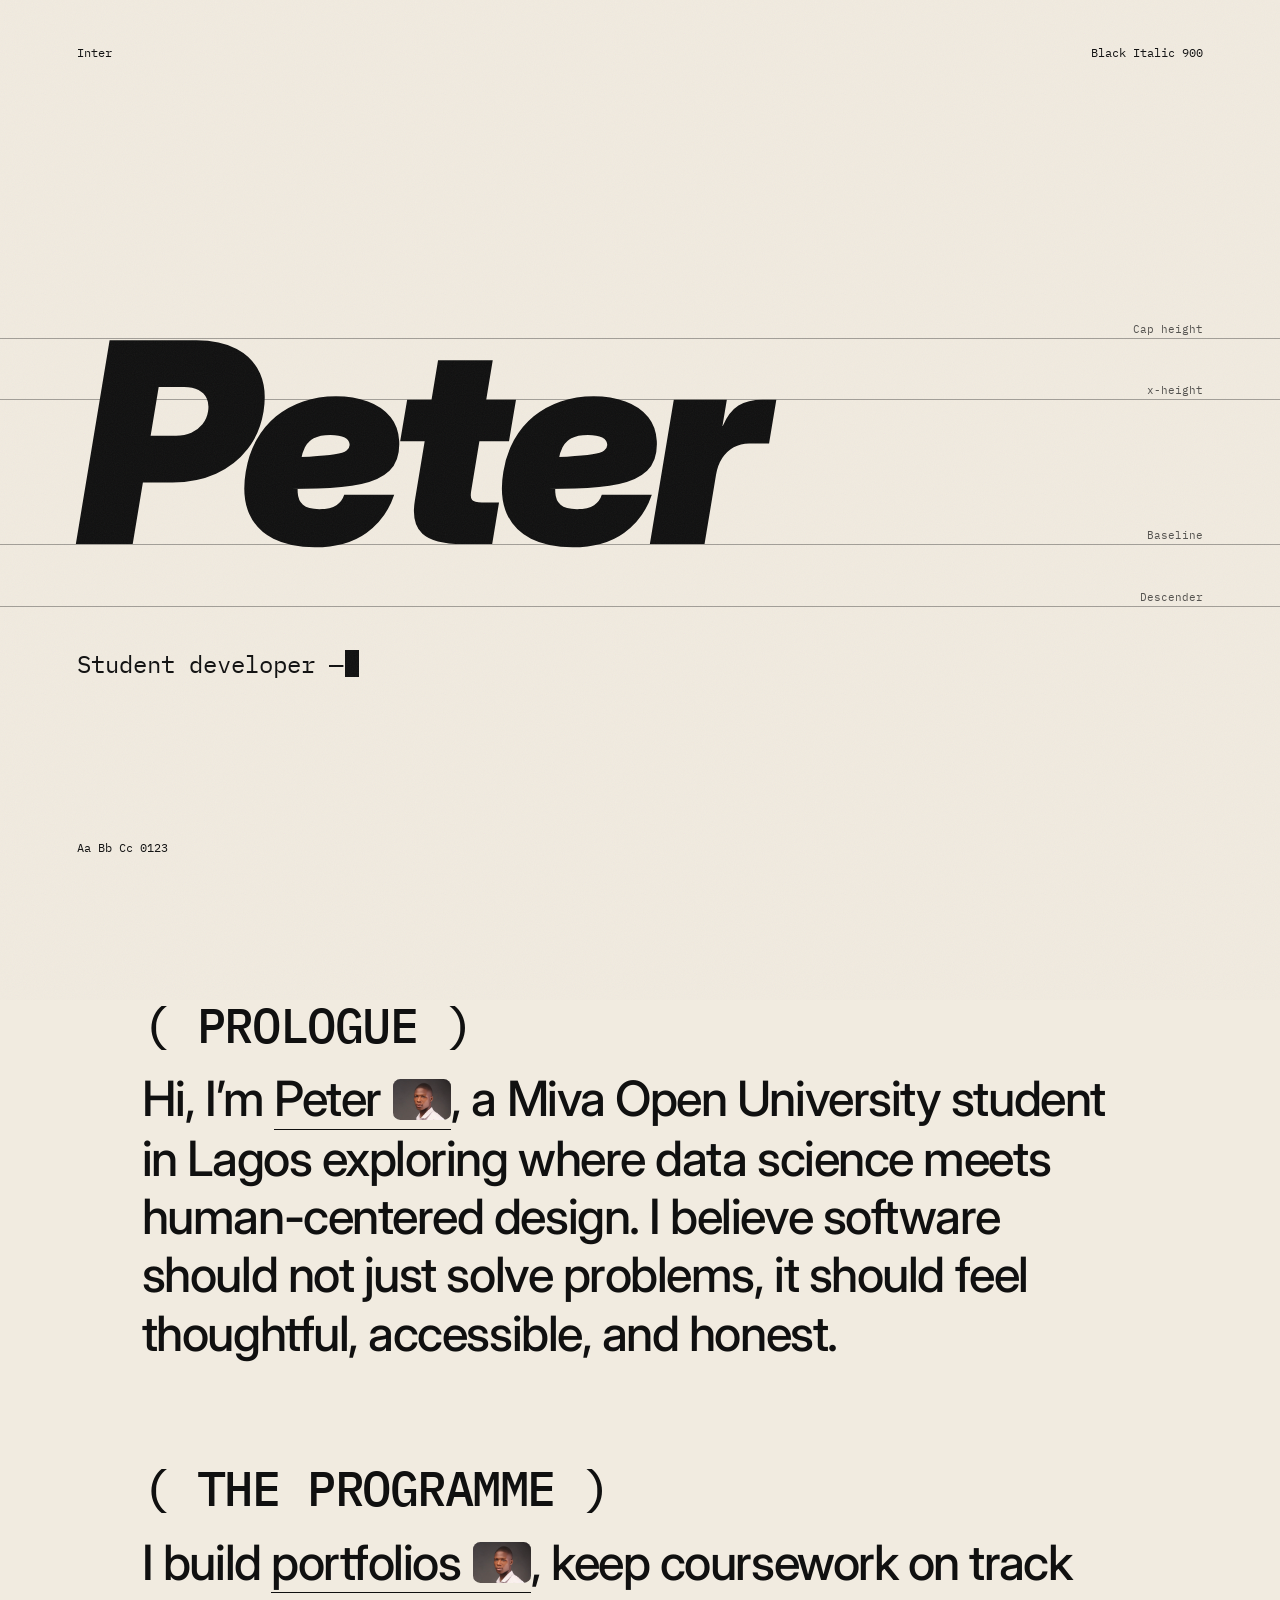
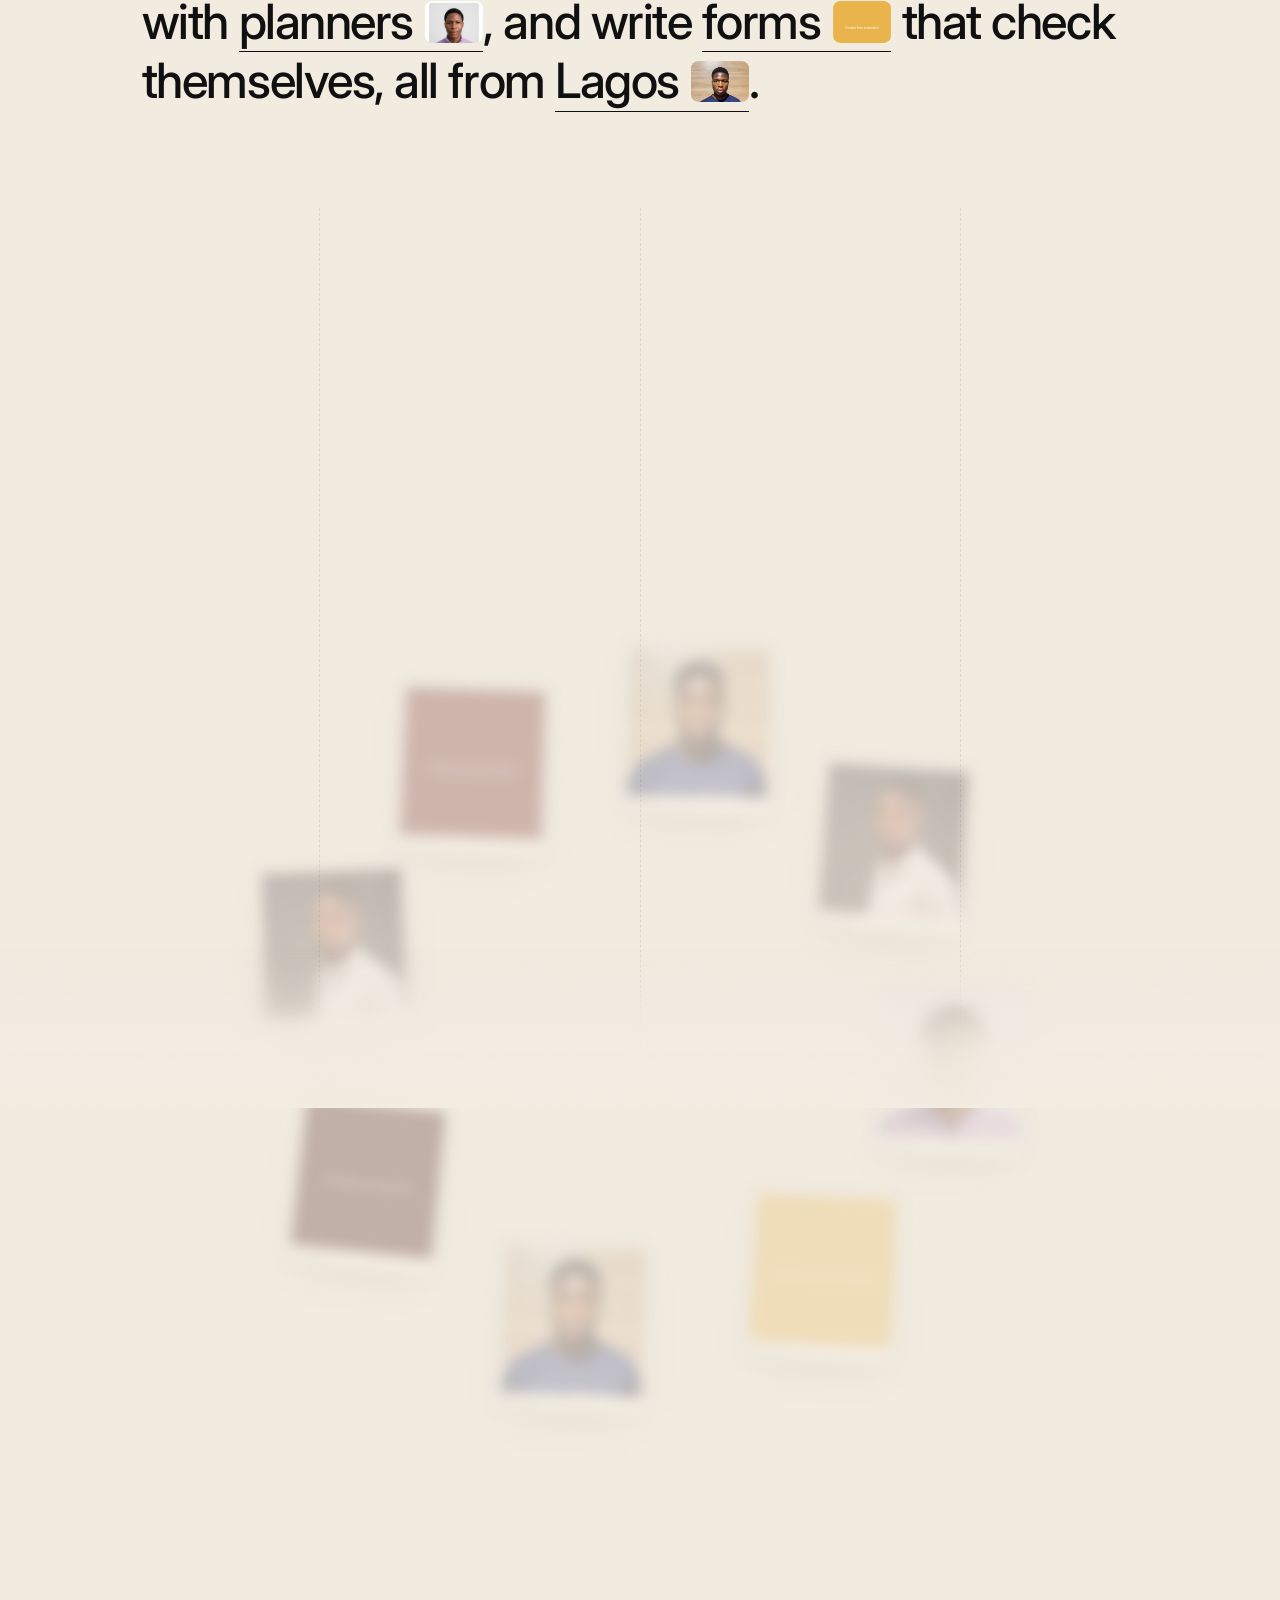
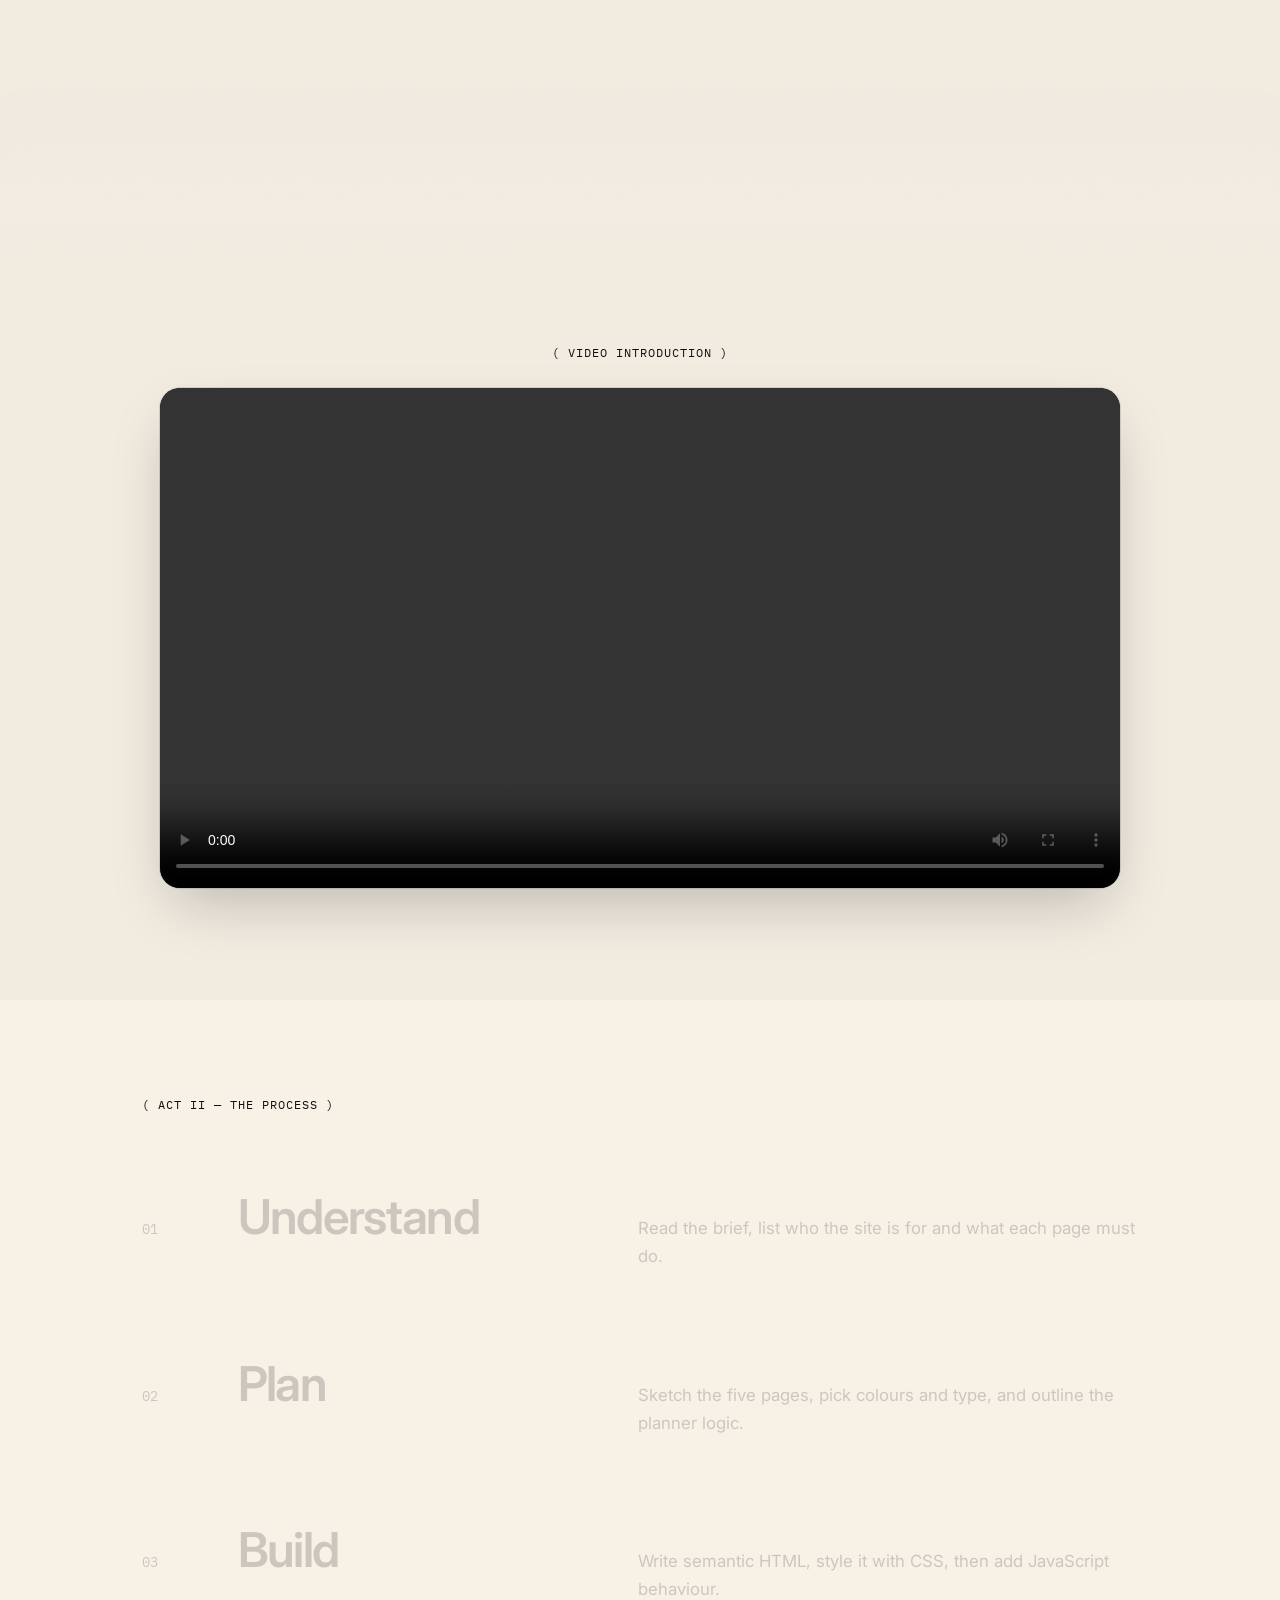
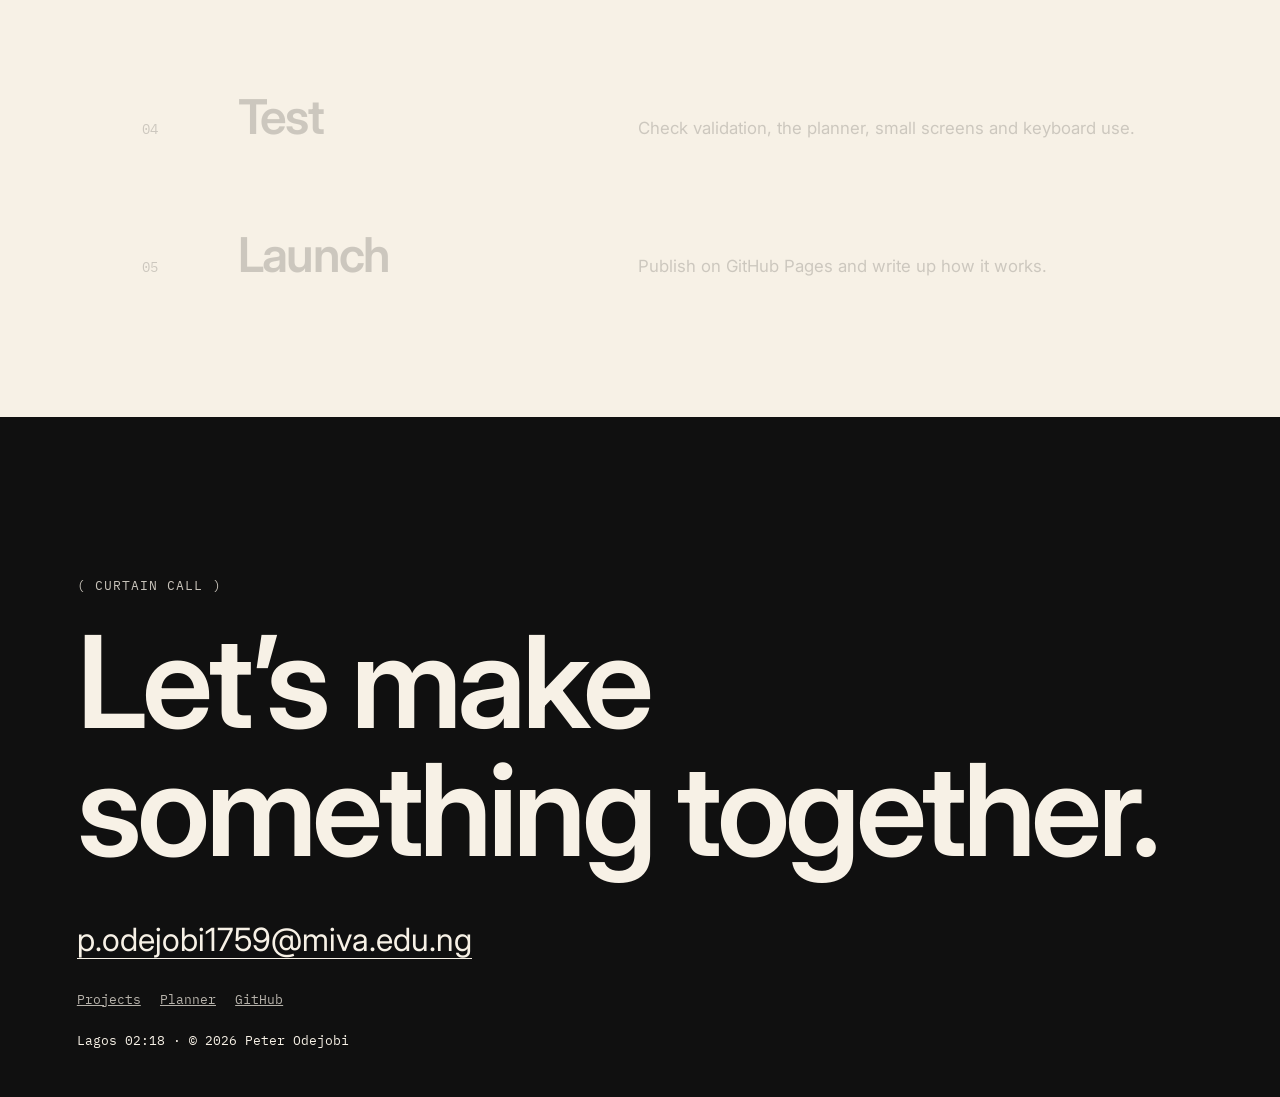
<file: index.html>
<!DOCTYPE html>
<html lang="en">

<head>
    <meta charset="UTF-8">
    <meta name="viewport" content="width=device-width,initial-scale=1">
    <title>Home | Peter Odejobi</title>
    <script>document.documentElement.classList.add('js'); try { if (sessionStorage.seen) document.documentElement.classList.add('seen') } catch (e) { }</script>
    <link rel="preconnect" href="https://fonts.googleapis.com">
    <link rel="preconnect" href="https://fonts.gstatic.com" crossorigin>
    <link
        href="https://fonts.googleapis.com/css2?family=Inter:ital,wght@0,300..900;1,300..900&family=IBM+Plex+Mono&display=swap"
        rel="stylesheet">
    <link rel="stylesheet" href="style.css">
</head>

<body>
    <div class="grain" aria-hidden="true"></div>
    <div class="cursor" aria-hidden="true"><i class="dot"></i><i class="ring"><u><b></b></u></i></div>
    <div class="peek" aria-hidden="true">
        <div class="pc"><img alt=""><span></span></div>
    </div>
    <header class="pill"><a class="pi" href="mailto:p.odejobi1759@miva.edu.ng" aria-label="Email Peter"><svg viewBox="0 0 24 24"
                fill="none" stroke="currentColor" stroke-width="1.6">
                <rect x="3" y="5" width="18" height="14" rx="2" />
                <path d="m3 7 9 6 9-6" />
            </svg></a><a class="pl" href="index.html" aria-label="Home">O</a>
        <button class="burger" aria-expanded="false" aria-controls="menu" aria-label="Open menu"><i></i><i></i></button>
    </header>
    <div id="menu" class="menu" aria-hidden="true">
        <ul>
            <li><a href="about.html"><em>01</em><span style="--i:0">About</span></a></li>
            <li><a href="projects.html"><em>02</em><span style="--i:1">Projects</span></a></li>
            <li><a href="planner.html"><em>03</em><span style="--i:2">Planner</span></a></li>
            <li><a href="contact.html"><em>04</em><span style="--i:3">Contact</span></a></li>
        </ul>
        <div class="mfoot"><a href="mailto:p.odejobi1759@miva.edu.ng">p.odejobi1759@miva.edu.ng</a><span>Student developer, Lagos</span>
        </div>
    </div>
    <main>
        <div id="loader" aria-hidden="true">
            <div class="half top">
                <div class="spec">
                    <div class="meta tl">Inter</div>
                    <div class="meta tr wl">Light 300</div>
                    <div class="meta bl">Aa Bb Cc 0123</div>
                    <div class="gl" data-k="cap"><i></i><b>Cap height</b></div>
                    <div class="gl" data-k="x"><i></i><b>x-height</b></div>
                    <div class="gl" data-k="base"><i></i><b>Baseline</b></div>
                    <div class="gl" data-k="desc"><i></i><b>Descender</b></div>
                    <div class="word">Peter</div>
                    <div class="tag"><span class="typed"></span><i class="caret"></i></div>
                </div>
            </div>
            <div class="half bot">
                <div class="spec">
                    <div class="meta tl">Inter</div>
                    <div class="meta tr wl">Light 300</div>
                    <div class="meta bl">Aa Bb Cc 0123</div>
                    <div class="gl" data-k="cap"><i></i><b>Cap height</b></div>
                    <div class="gl" data-k="x"><i></i><b>x-height</b></div>
                    <div class="gl" data-k="base"><i></i><b>Baseline</b></div>
                    <div class="gl" data-k="desc"><i></i><b>Descender</b></div>
                    <div class="word">Peter</div>
                    <div class="tag"><span class="typed"></span><i class="caret"></i></div>
                </div>
            </div>
        </div>
        <section class="hero gate" id="top">
            <div class="sway">
                <div class="curtain"></div>
            </div>
            <div class="hcopy">
                <h1 class="mg"><span class="mask"><span>Peter</span></span><span
                        class="mask"><span>Odejobi</span></span></h1>
                <p class="sub mg"><span class="mask"><span>Student developer learning to build for the
                            web.</span></span></p>
                <div class="bill"><span class="fade" style="--i:0">( Now showing )</span><span class="fade"
                        style="--i:1">Act I &mdash; The work</span><span class="fade" style="--i:2">Act II &mdash; The
                        process</span><span class="fade" style="--i:3">Lagos <time class="clk"></time></span><a
                        class="fade" style="--i:4" href="#work" data-cursor="hover">Take your seat</a><a class="fade"
                        style="--i:5" href="contact.html">Reach out</a></div>
            </div>
        </section>
        <section id="about">
            <div class="wrap big reveal">
                <p class="lab">( Prologue )</p>
                <p style="margin-top:1rem">Hi, I&rsquo;m <a class="w" href="about.html" data-peek="images/profile.jpg"
                        data-cap="— About me" data-ratio="p" data-cursor="view">Peter<img class="avatar-thumb" src="images/profile.jpg"
                            alt="Peter"></a>, a Miva Open University student in Lagos exploring where data science meets human-centered design. I believe software should not just solve problems, it should feel thoughtful, accessible, and honest.</p>
            </div>
        </section>
        <section style="padding-top:0">
            <div class="wrap big reveal">
                <p class="lab">( The programme )</p>
                <p style="margin-top:1rem">I build <a class="w" href="projects.html" data-peek="images/profile.jpg"
                        data-cap="— View projects" data-ratio="p" data-cursor="view">portfolios<img class="avatar-thumb dc-thumb"
                            data-thumb="product" src="images/profile.jpg" alt="Portfolios"></a>, keep coursework on track with <a class="w d"
                        href="planner.html" data-peek="images/p2.png" data-cap="— Try the planner" data-ratio=""
                        data-cursor="view">planners<img class="dc-thumb" data-thumb="system" src="images/p2.png" alt="Planners"></a>, and write <a class="w"
                        href="contact.html" data-peek="images/p3.svg" data-cap="— Open the form" data-ratio=""
                        data-cursor="view">forms<img class="dc-thumb" data-thumb="brand" src="images/p3.svg" alt="Forms"></a> that check themselves, all from <a
                        class="w d" href="about.html" data-peek="images/miva.jpeg" data-cap="— About me" data-ratio="p"
                        data-cursor="view">Lagos<img class="dc-thumb" data-thumb="proto" src="images/miva.jpeg" alt="Lagos"></a>.</p>
            </div>
        </section>
        <section class="rw-root" id="work">
            <div class="rw-stage">
                <div class="rw-guides" aria-hidden="true"><span></span><span></span><span></span></div>
                <div class="rw-cards" aria-hidden="true">
                    <span class="rw-card has-link" data-card data-cursor="view" role="link" data-href="projects.html"
                          data-no="No. 01" data-thumb="product"
                          style="background:center 15%/cover no-repeat url(images/profile.jpg),linear-gradient(140deg,#e8e2d6,#2b2a28);z-index:8">
                        <span class="rw-card-label">Student Portfolio<em> — View</em></span>
                    </span>
                    <span class="rw-card has-link" data-card data-cursor="view" role="link" data-href="planner.html"
                          data-no="No. 02"
                          style="background:center/cover no-repeat url(images/p2.png),linear-gradient(140deg,#8a3a3c,#5c1a1f);z-index:7">
                        <span class="rw-card-label">Academic Planner<em> — Try it</em></span>
                    </span>
                    <span class="rw-card has-link" data-card data-cursor="view" role="link" data-href="contact.html"
                          data-no="No. 03" data-thumb="system"
                          style="background:center/cover no-repeat url(images/p3.svg),linear-gradient(140deg,#9cc3e6,#c76a12);z-index:6">
                        <span class="rw-card-label">Contact Form<em> — Open</em></span>
                    </span>
                    <span class="rw-card has-link" data-card data-cursor="view" role="link" data-href="about.html"
                          data-no="No. 04"
                          style="background:center/cover no-repeat url(images/miva.jpeg),linear-gradient(140deg,#d39a85,#4a1e22);z-index:5">
                        <span class="rw-card-label">Miva University<em> — About</em></span>
                    </span>
                    <span class="rw-card has-link" data-card data-cursor="view" role="link" data-href="projects.html"
                          data-no="No. 05" data-thumb="brand"
                          style="background:center/cover no-repeat url(images/p1.svg),linear-gradient(140deg,#9fc3dc,#1f2a6b);z-index:4">
                        <span class="rw-card-label">Project Showcase<em> — View</em></span>
                    </span>
                    <span class="rw-card has-link" data-card data-cursor="view" role="link" data-href="about.html"
                          data-no="No. 06"
                          style="background:center 15%/cover no-repeat url(images/profile.jpg),linear-gradient(140deg,#c9a57a,#141414);z-index:3">
                        <span class="rw-card-label">About Peter<em> — Read</em></span>
                    </span>
                    <span class="rw-card has-link" data-card data-cursor="view" role="link" data-href="planner.html"
                          data-no="No. 07" data-thumb="proto"
                          style="background:center/cover no-repeat url(images/p2.svg),linear-gradient(140deg,#f1c9b8,#c97a63);z-index:2">
                        <span class="rw-card-label">Planner Details<em> — Try it</em></span>
                    </span>
                    <span class="rw-card has-link" data-card data-cursor="view" role="link" data-href="contact.html"
                          data-no="No. 08"
                          style="background:center/cover no-repeat url(images/miva.jpeg),linear-gradient(140deg,#e9ddd2,#5a1e33);z-index:1">
                        <span class="rw-card-label">Get In Touch<em> — Reach out</em></span>
                    </span>
                </div>
                <div class="rw-copy" data-copy>
                    <p class="lab">( Act I &mdash; The work )</p>
                    <h2>Selected projects</h2>
                    <p>Brands, web apps and digital tools, designed with care.</p>
                    <a class="rw-cta" href="projects.html" data-cursor="hover">See all work <span aria-hidden="true">&rarr;</span></a>
                </div>
            </div>
        </section>
        <section class="video-section">
            <div class="wrap" style="text-align:center">
                <p class="lab">( Video introduction )</p>
                <div class="video-frame">
                    <video controls preload="metadata" playsinline autoplay>
                        <source src="media/intro.mp4" type="video/mp4">Your browser does not support video.
                    </video>
                </div>
            </div>
        </section>
        <section class="proc">
            <div class="wrap">
                <p class="lab" style="margin-bottom:2rem">( Act II &mdash; The process )</p>
                <div class="step">
                    <div class="ln"></div>
                    <div class="tx"><em>01</em>
                        <h3>Understand</h3>
                        <p>Read the brief, list who the site is for and what each page must do.</p>
                    </div>
                </div>
                <div class="step">
                    <div class="ln"></div>
                    <div class="tx"><em>02</em>
                        <h3>Plan</h3>
                        <p>Sketch the five pages, pick colours and type, and outline the planner logic.</p>
                    </div>
                </div>
                <div class="step">
                    <div class="ln"></div>
                    <div class="tx"><em>03</em>
                        <h3>Build</h3>
                        <p>Write semantic HTML, style it with CSS, then add JavaScript behaviour.</p>
                    </div>
                </div>
                <div class="step">
                    <div class="ln"></div>
                    <div class="tx"><em>04</em>
                        <h3>Test</h3>
                        <p>Check validation, the planner, small screens and keyboard use.</p>
                    </div>
                </div>
                <div class="step">
                    <div class="ln"></div>
                    <div class="tx"><em>05</em>
                        <h3>Launch</h3>
                        <p>Publish on GitHub Pages and write up how it works.</p>
                    </div>
                </div>
            </div>
        </section>
    </main>
    <footer class="call">
        <div class="pelmet" aria-hidden="true"></div>
        <div class="mg">
            <p class="lab" style="margin:0">( Curtain call )</p>
            <h2 class="big"><span class="mask"><span>Let&rsquo;s make</span></span><span class="mask"><span>something
                        together.</span></span></h2>
            <a class="mail fade" href="mailto:p.odejobi1759@miva.edu.ng" data-cursor="email">p.odejobi1759@miva.edu.ng</a>
            <p class="fade" style="--i:1"><a href="projects.html">Projects</a><a href="planner.html">Planner</a><a
                    target="_blank" href="https://github.com/Rinwaoluwa/">GitHub</a></p>
            <p class="fade" style="--i:2">Lagos <time class="clk"></time> &middot; &copy; 2026 Peter Odejobi</p>
        </div>
    </footer>
    <script src="script.js"></script>
    <script src="motion.js"></script>
</body>

</html>
</file>
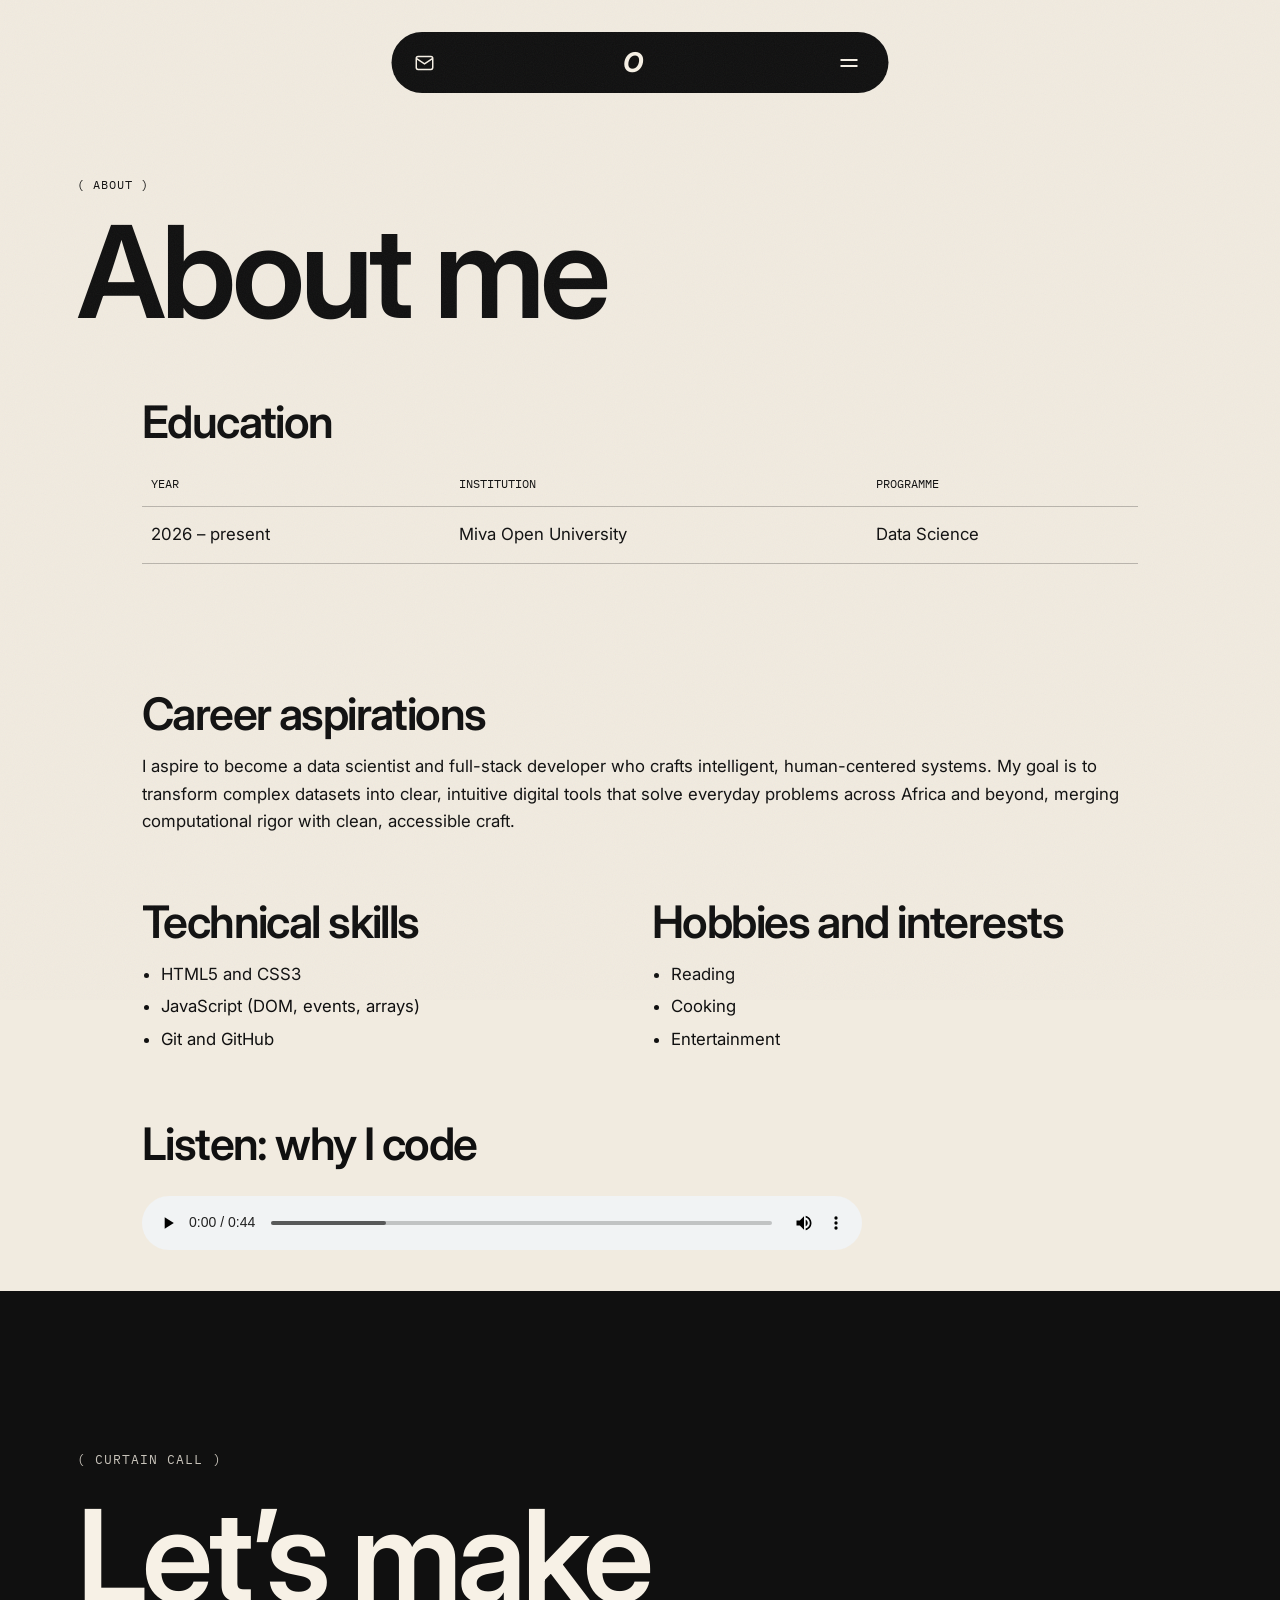
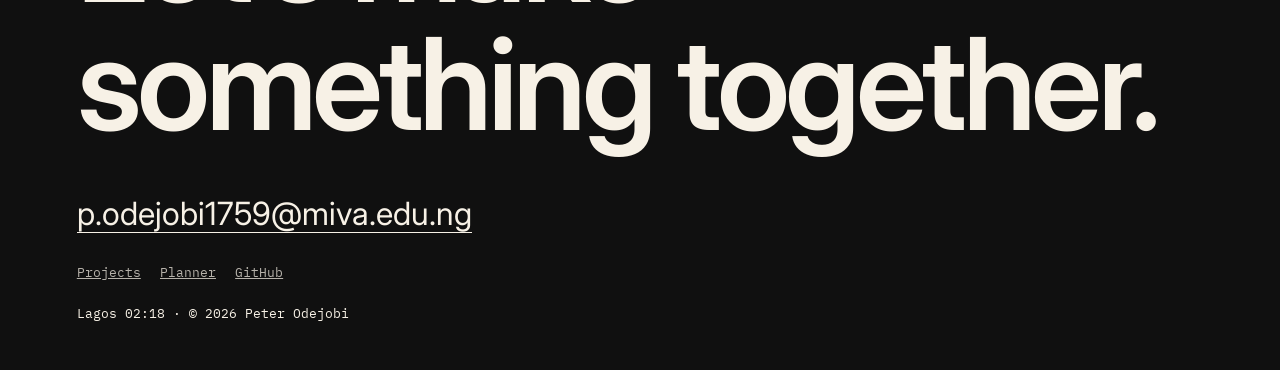
<file: about.html>
<!DOCTYPE html>
<html lang="en">

<head>
    <meta charset="UTF-8">
    <meta name="viewport" content="width=device-width,initial-scale=1">
    <title>About | Peter Odejobi</title>
    <script>document.documentElement.classList.add('js'); try { if (sessionStorage.seen) document.documentElement.classList.add('seen') } catch (e) { }</script>
    <link rel="preconnect" href="https://fonts.googleapis.com">
    <link rel="preconnect" href="https://fonts.gstatic.com" crossorigin>
    <link
        href="https://fonts.googleapis.com/css2?family=Inter:ital,wght@0,300..900;1,300..900&family=IBM+Plex+Mono&display=swap"
        rel="stylesheet">
    <link rel="stylesheet" href="style.css">
</head>

<body>
    <div class="grain" aria-hidden="true"></div>
    <div class="cursor" aria-hidden="true"><i class="dot"></i><i class="ring"><u><b></b></u></i></div>
    <div class="peek" aria-hidden="true">
        <div class="pc"><img alt=""><span></span></div>
    </div>
    <header class="pill"><a class="pi" href="mailto:p.odejobi1759@miva.edu.ng" aria-label="Email Peter"><svg
                viewBox="0 0 24 24" fill="none" stroke="currentColor" stroke-width="1.6">
                <rect x="3" y="5" width="18" height="14" rx="2" />
                <path d="m3 7 9 6 9-6" />
            </svg></a><a class="pl" href="index.html" aria-label="Home">O</a>
        <button class="burger" aria-expanded="false" aria-controls="menu" aria-label="Open menu"><i></i><i></i></button>
    </header>
    <div id="menu" class="menu" aria-hidden="true">
        <ul>
            <li><a href="about.html"><em>01</em><span style="--i:0">About</span></a></li>
            <li><a href="projects.html"><em>02</em><span style="--i:1">Projects</span></a></li>
            <li><a href="planner.html"><em>03</em><span style="--i:2">Planner</span></a></li>
            <li><a href="contact.html"><em>04</em><span style="--i:3">Contact</span></a></li>
        </ul>
        <div class="mfoot"><a href="mailto:p.odejobi1759@miva.edu.ng">p.odejobi1759@miva.edu.ng</a><span>Student
                developer, Lagos</span></div>
    </div>
    <main>
        <div class="page-top">
            <p class="lab reveal">( About )</p>
            <h1 class="mg"><span class="mask"><span>About me</span></span></h1>
        </div>
        <div class="wrap">
            <section class="reveal" style="padding-top:2rem">
                <h2 class="s">Education</h2>
                <table>
                    <thead>
                        <tr>
                            <th>Year</th>
                            <th>Institution</th>
                            <th>Programme</th>
                        </tr>
                    </thead>
                    <tbody>
                        <tr>
                            <td>2026 &ndash; present</td>
                            <td>Miva Open University</td>
                            <td>Data Science</td>
                        </tr>
                    </tbody>
                </table>
            </section>
            <section class="reveal" style="padding:2rem 0">
                <h2 class="s">Career aspirations</h2>
                <p>I aspire to become a data scientist and full-stack developer who crafts intelligent, human-centered systems. My goal is to transform complex datasets into clear, intuitive digital tools that solve everyday problems across Africa and beyond, merging computational rigor with clean, accessible craft.</p>
            </section>
            <section class="grid reveal" style="padding:2rem 0">
                <div>
                    <h2 class="s">Technical skills</h2>
                    <ul class="list">
                        <li>HTML5 and CSS3</li>
                        <li>JavaScript (DOM, events, arrays)</li>
                        <li>Git and GitHub</li>
                    </ul>
                </div>
                <div>
                    <h2 class="s">Hobbies and interests</h2>
                    <ul class="list">
                        <li>Reading</li>
                        <li>Cooking</li>
                        <li>Entertainment</li>
                    </ul>
                </div>
            </section>
            <section class="reveal" style="padding:2rem 0">
                <h2 class="s">Listen: why I code</h2>
                <audio controls preload="metadata">
                    <source src="media/VO.m4a" type="audio/mp4">
                    <source src="media/story.wav" type="audio/wav">
                    Your browser does not support audio.
                </audio>
            </section>
        </div>
    </main>
    <footer class="call">
        <div class="pelmet" aria-hidden="true"></div>
        <div class="mg">
            <p class="lab" style="margin:0">( Curtain call )</p>
            <h2 class="big"><span class="mask"><span>Let&rsquo;s make</span></span><span class="mask"><span>something
                        together.</span></span></h2>
            <a class="mail fade" href="mailto:p.odejobi1759@miva.edu.ng"
                data-cursor="email">p.odejobi1759@miva.edu.ng</a>
            <p class="fade" style="--i:1"><a href="projects.html">Projects</a><a href="planner.html">Planner</a><a
                    target="_blank" href="https://github.com/Rinwaoluwa/">GitHub</a></p>
            <p class="fade" style="--i:2">Lagos <time class="clk"></time> &middot; &copy; 2026 Peter Odejobi</p>
        </div>
    </footer>
    <script src="script.js"></script>
    <script src="motion.js"></script>
</body>

</html>
</file>
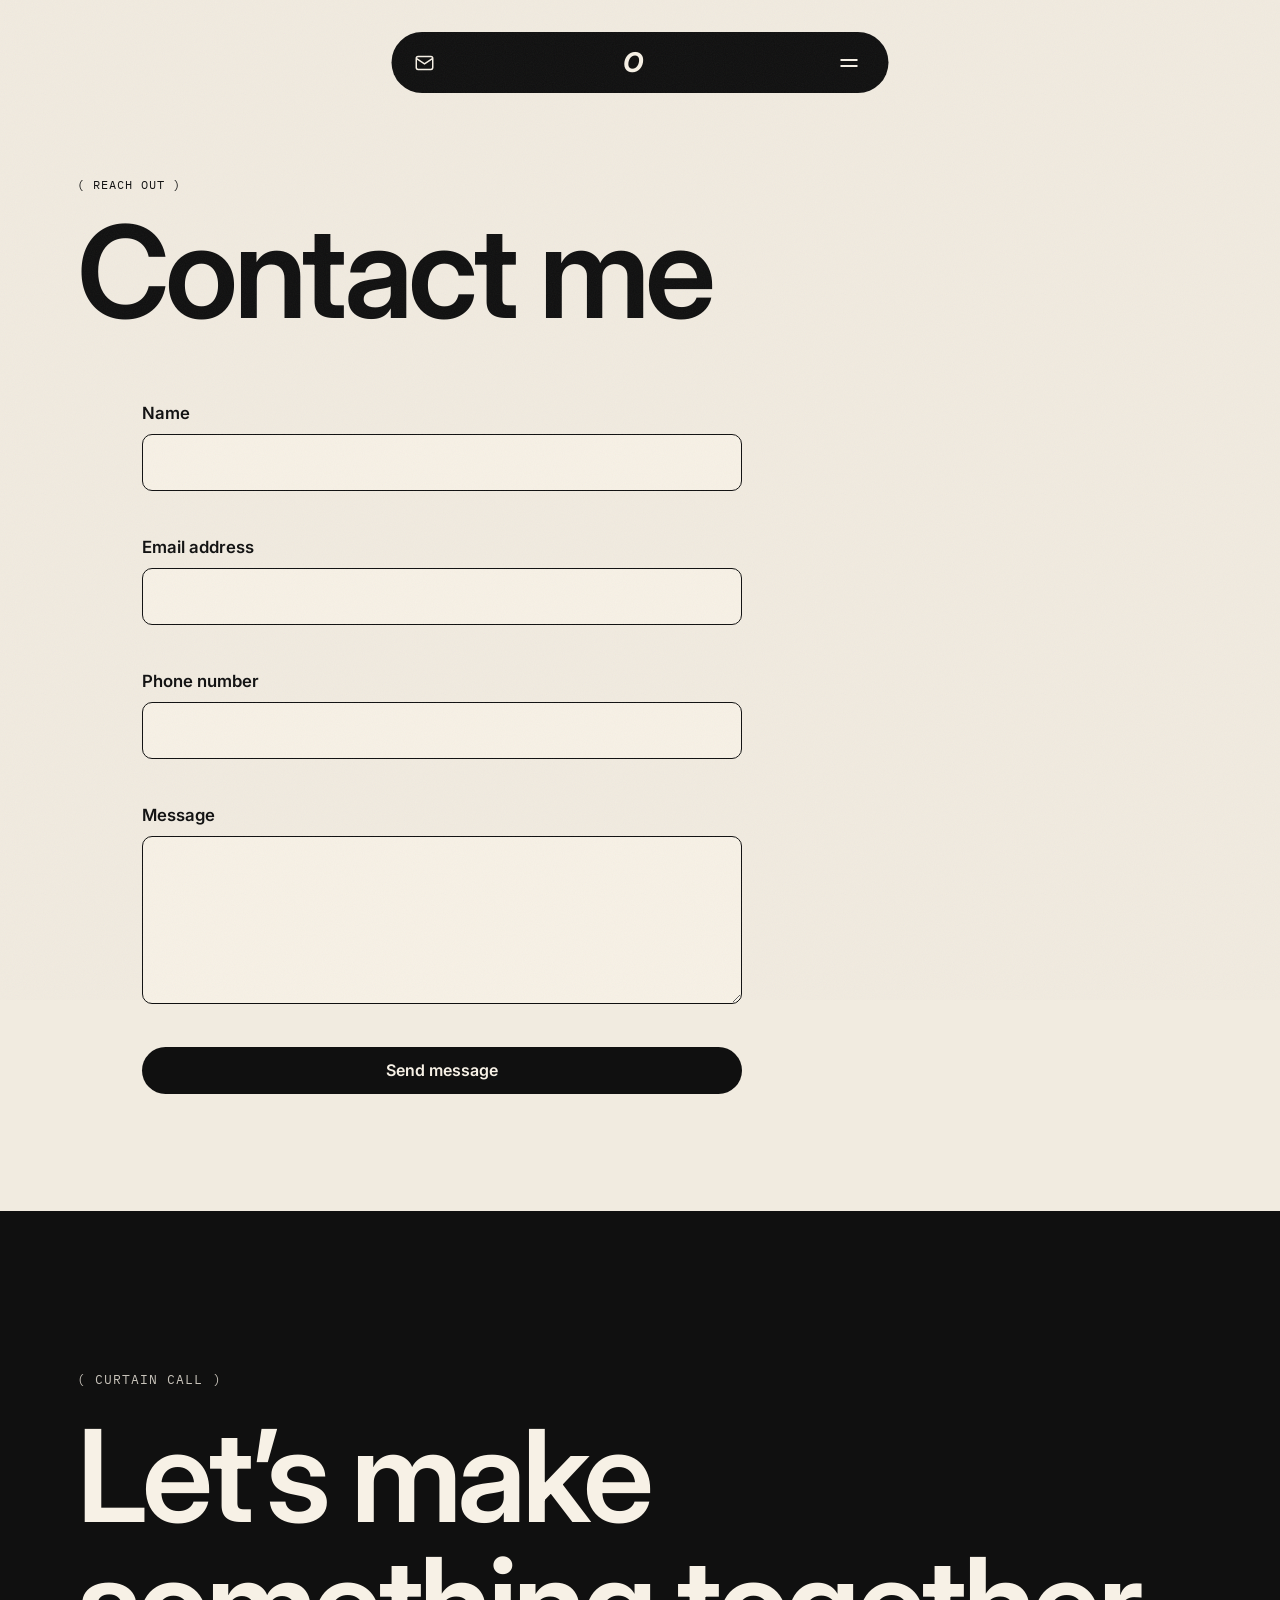
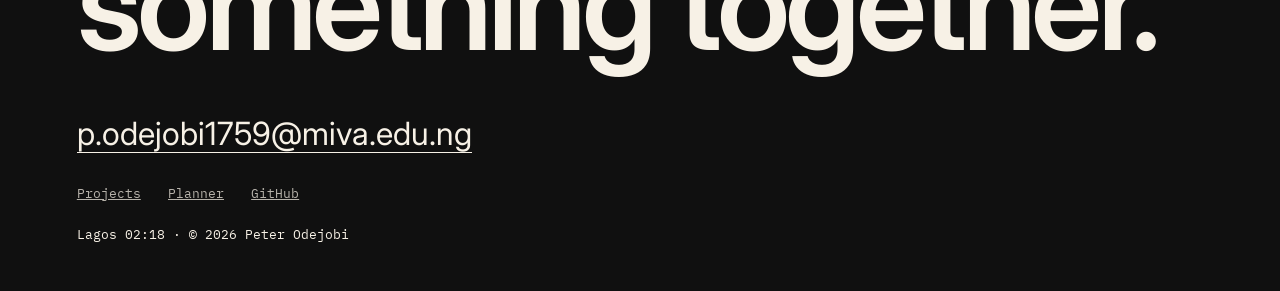
<file: contact.html>
<!DOCTYPE html>
<html lang="en">

<head>
    <meta charset="UTF-8">
    <meta name="viewport" content="width=device-width,initial-scale=1">
    <title>Contact | Peter Odejobi</title>
    <script>document.documentElement.classList.add('js'); try { if (sessionStorage.seen) document.documentElement.classList.add('seen') } catch (e) { }</script>
    <link rel="preconnect" href="https://fonts.googleapis.com">
    <link rel="preconnect" href="https://fonts.gstatic.com" crossorigin>
    <link
        href="https://fonts.googleapis.com/css2?family=Inter:ital,wght@0,300..900;1,300..900&family=IBM+Plex+Mono&display=swap"
        rel="stylesheet">
    <link rel="stylesheet" href="style.css">
</head>

<body>
    <div class="grain" aria-hidden="true"></div>
    <div class="cursor" aria-hidden="true"><i class="dot"></i><i class="ring"><u><b></b></u></i></div>
    <div class="peek" aria-hidden="true">
        <div class="pc"><img alt=""><span></span></div>
    </div>
    <header class="pill"><a class="pi" href="mailto:p.odejobi1759@miva.edu.ng" aria-label="Email Peter"><svg
                viewBox="0 0 24 24" fill="none" stroke="currentColor" stroke-width="1.6">
                <rect x="3" y="5" width="18" height="14" rx="2" />
                <path d="m3 7 9 6 9-6" />
            </svg></a><a class="pl" href="index.html" aria-label="Home">O</a>
        <button class="burger" aria-expanded="false" aria-controls="menu" aria-label="Open menu"><i></i><i></i></button>
    </header>
    <div id="menu" class="menu" aria-hidden="true">
        <ul>
            <li><a href="about.html"><em>01</em><span style="--i:0">About</span></a></li>
            <li><a href="projects.html"><em>02</em><span style="--i:1">Projects</span></a></li>
            <li><a href="planner.html"><em>03</em><span style="--i:2">Planner</span></a></li>
            <li><a href="contact.html"><em>04</em><span style="--i:3">Contact</span></a></li>
        </ul>
        <div class="mfoot"><a href="mailto:p.odejobi1759@miva.edu.ng">p.odejobi1759@miva.edu.ng</a><span>Student
                developer, Lagos</span></div>
    </div>
    <main>
        <div class="page-top">
            <p class="lab reveal">( Reach out )</p>
            <h1 class="mg"><span class="mask"><span>Contact me</span></span></h1>
        </div>
        <div class="wrap">
            <section style="padding-top:2rem">
                <form id="contactForm" novalidate>
                    <label for="name">Name<input id="name" type="text" autocomplete="name"><span class="err"
                            id="nameErr"></span></label>
                    <label for="email">Email address<input id="email" type="email" autocomplete="email"><span
                            class="err" id="emailErr"></span></label>
                    <label for="phone">Phone number<input id="phone" type="tel" autocomplete="tel"><span class="err"
                            id="phoneErr"></span></label>
                    <label for="message">Message<textarea id="message" rows="5"></textarea><span class="err"
                            id="messageErr"></span></label>
                    <button class="btn" type="submit" data-cursor="hover">Send message</button>
                    <div id="result" aria-live="polite"></div>
                </form>
            </section>
        </div>
    </main>
    <footer class="call">
        <div class="pelmet" aria-hidden="true"></div>
        <div class="mg">
            <p class="lab" style="margin:0">( Curtain call )</p>
            <h2 class="big"><span class="mask"><span>Let&rsquo;s make</span></span><span class="mask"><span>something
                        together.</span></span></h2>
            <a class="mail fade" href="mailto:p.odejobi1759@miva.edu.ng"
                data-cursor="email">p.odejobi1759@miva.edu.ng</a>
            <p class="fade" style="--i:1">
                <a href="projects.html">Projects</a>
                <a href="planner.html">Planner</a>
                <a target="_blank" href="https://github.com/Rinwaoluwa/">GitHub</a>
            </p>
            <p class="fade" style="--i:2">Lagos <time class="clk"></time> &middot; &copy; 2026 Peter Odejobi</p>
        </div>
    </footer>
    <script src="script.js"></script>
    <script src="motion.js"></script>
</body>

</html>
</file>
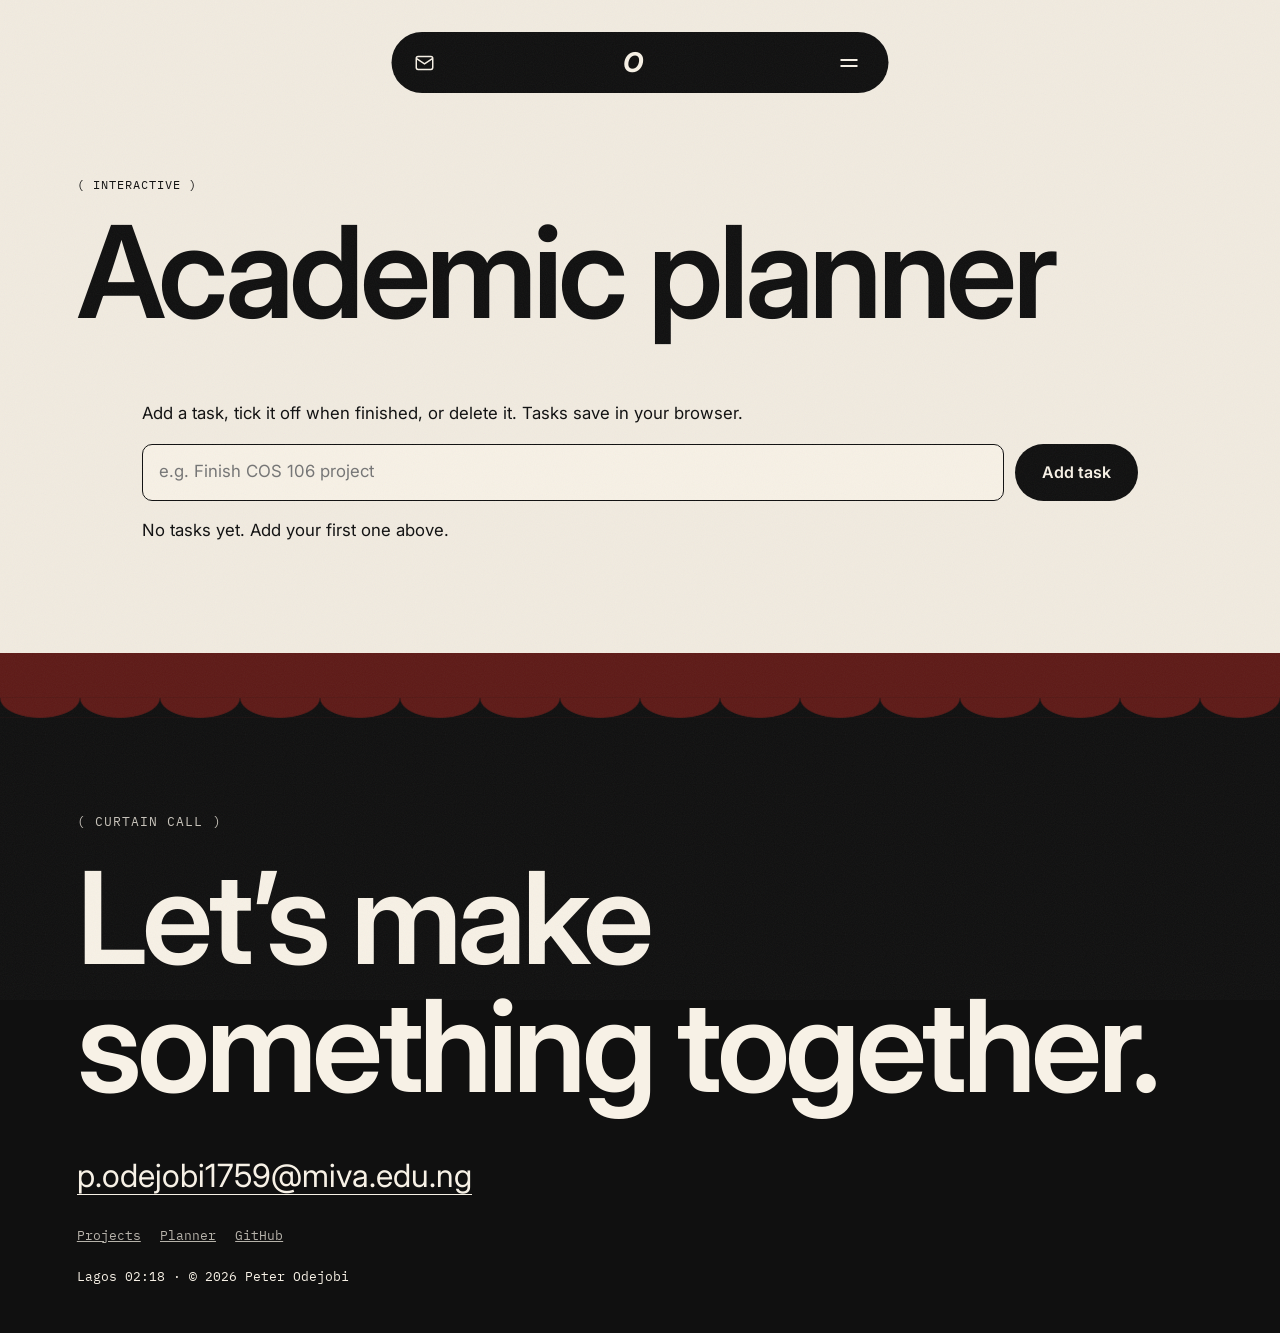
<file: planner.html>
<!DOCTYPE html>
<html lang="en"><head><meta charset="UTF-8"><meta name="viewport" content="width=device-width,initial-scale=1">
<title>Planner | Peter Odejobi</title>
<script>document.documentElement.classList.add('js');try{if(sessionStorage.seen)document.documentElement.classList.add('seen')}catch(e){}</script>
<link rel="preconnect" href="https://fonts.googleapis.com"><link rel="preconnect" href="https://fonts.gstatic.com" crossorigin>
<link href="https://fonts.googleapis.com/css2?family=Inter:ital,wght@0,300..900;1,300..900&family=IBM+Plex+Mono&display=swap" rel="stylesheet">
<link rel="stylesheet" href="style.css"></head><body>
<div class="grain" aria-hidden="true"></div>
<div class="cursor" aria-hidden="true"><i class="dot"></i><i class="ring"><u><b></b></u></i></div>
<div class="peek" aria-hidden="true"><div class="pc"><img alt=""><span></span></div></div>
<header class="pill"><a class="pi" href="mailto:p.odejobi1759@miva.edu.ng" aria-label="Email Peter"><svg viewBox="0 0 24 24" fill="none" stroke="currentColor" stroke-width="1.6"><rect x="3" y="5" width="18" height="14" rx="2"/><path d="m3 7 9 6 9-6"/></svg></a><a class="pl" href="index.html" aria-label="Home">O</a>
<button class="burger" aria-expanded="false" aria-controls="menu" aria-label="Open menu"><i></i><i></i></button></header>
<div id="menu" class="menu" aria-hidden="true"><ul><li><a href="about.html"><em>01</em><span style="--i:0">About</span></a></li><li><a href="projects.html"><em>02</em><span style="--i:1">Projects</span></a></li><li><a href="planner.html"><em>03</em><span style="--i:2">Planner</span></a></li><li><a href="contact.html"><em>04</em><span style="--i:3">Contact</span></a></li></ul><div class="mfoot"><a href="mailto:p.odejobi1759@miva.edu.ng">p.odejobi1759@miva.edu.ng</a><span>Student developer, Lagos</span></div></div>
<main>
<div class="page-top"><p class="lab reveal">( Interactive )</p><h1 class="mg"><span class="mask"><span>Academic planner</span></span></h1></div><div class="wrap"><section style="padding-top:2rem"><p>Add a task, tick it off when finished, or delete it. Tasks save in your browser.</p>
<form id="taskForm" class="planner-row" style="margin-top:1rem"><label for="taskInput" style="position:absolute;left:-9999px">New task</label><input id="taskInput" type="text" placeholder="e.g. Finish COS 106 project" required><button class="btn" type="submit" data-cursor="hover">Add task</button></form>
<p id="count" aria-live="polite"></p><ul id="taskList"></ul></section></div></main>
<footer class="call"><div class="pelmet" aria-hidden="true"></div><div class="mg">
<p class="lab" style="margin:0">( Curtain call )</p>
<h2 class="big"><span class="mask"><span>Let&rsquo;s make</span></span><span class="mask"><span>something together.</span></span></h2>
<a class="mail fade" href="mailto:p.odejobi1759@miva.edu.ng" data-cursor="email">p.odejobi1759@miva.edu.ng</a>
<p class="fade" style="--i:1"><a href="projects.html">Projects</a><a href="planner.html">Planner</a><a target="_blank" href="https://github.com/Rinwaoluwa/">GitHub</a></p>
<p class="fade" style="--i:2">Lagos <time class="clk"></time> &middot; &copy; 2026 Peter Odejobi</p></div></footer>
<script src="script.js"></script><script src="motion.js"></script></body></html>
</file>
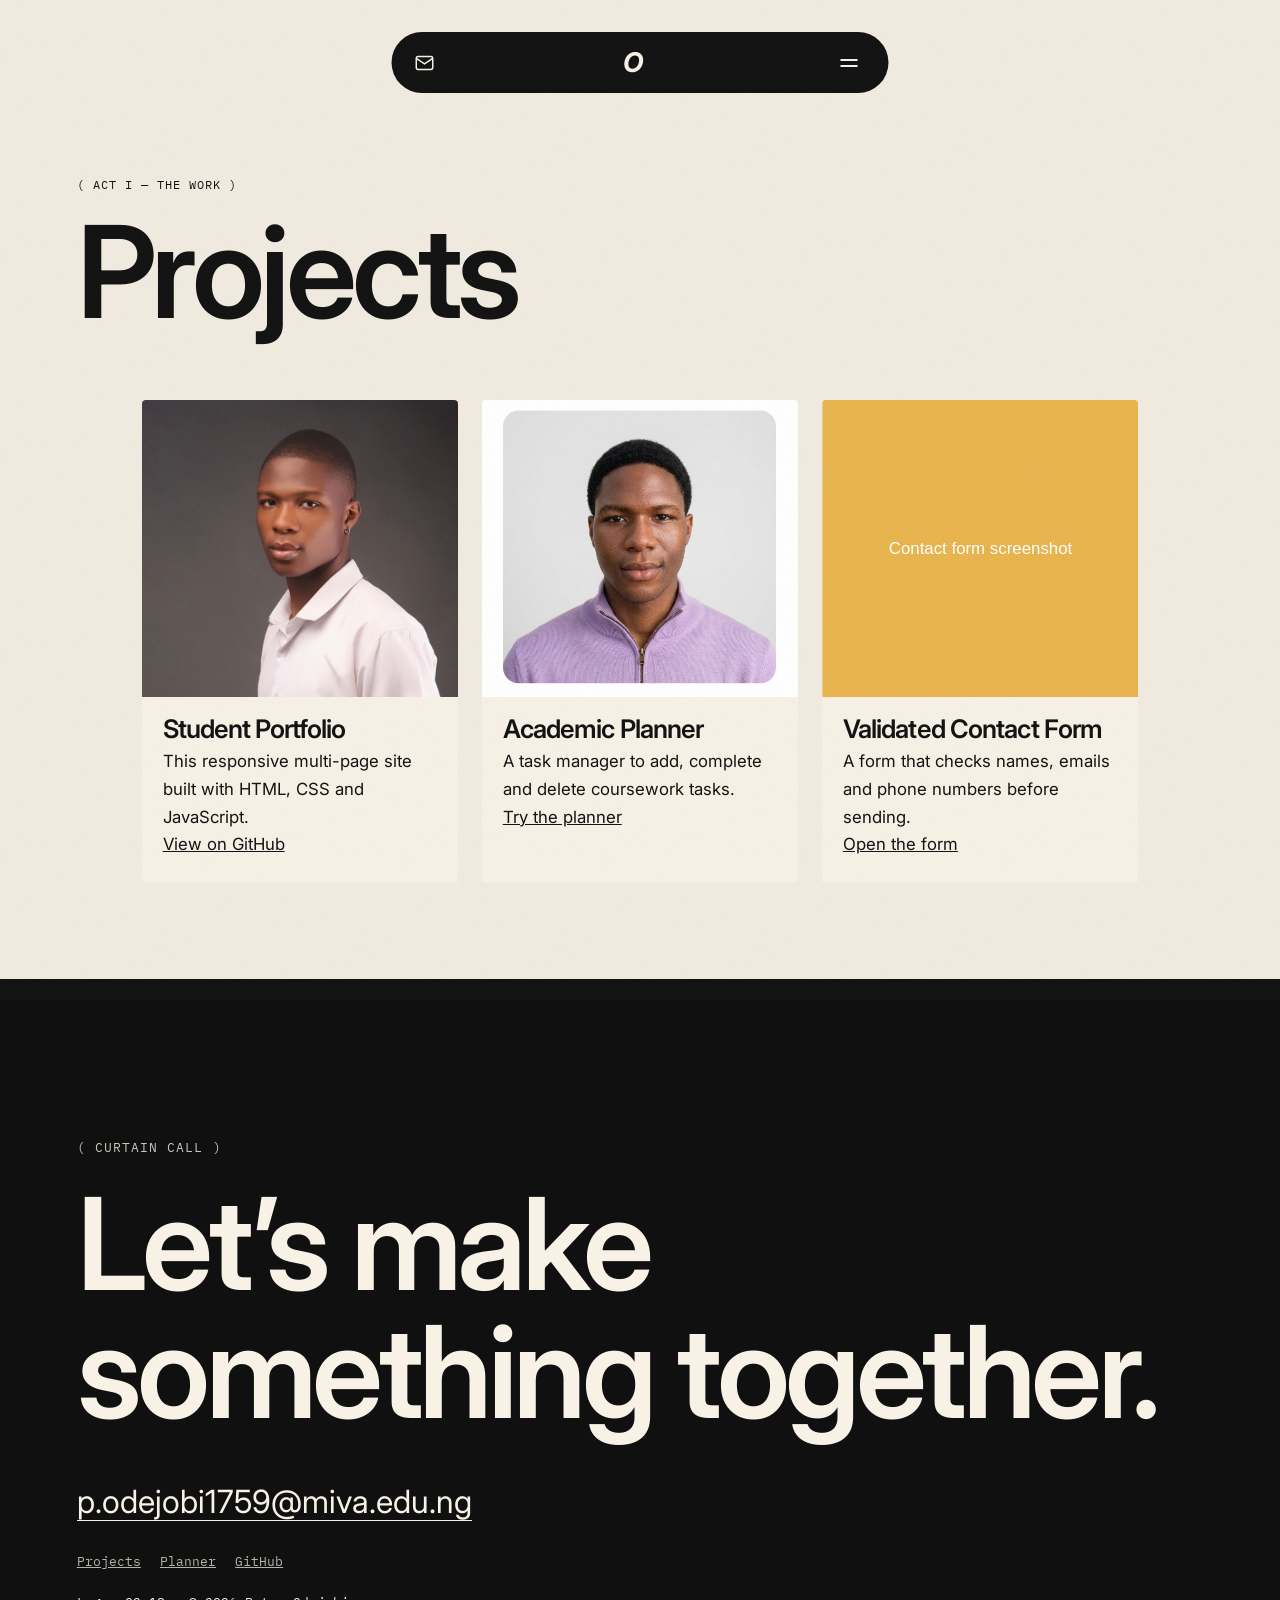
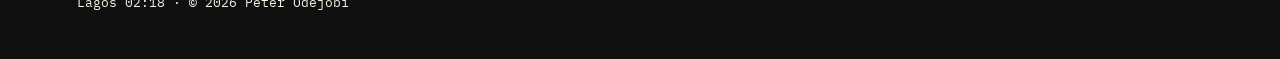
<file: projects.html>
<!DOCTYPE html>
<html lang="en"><head><meta charset="UTF-8"><meta name="viewport" content="width=device-width,initial-scale=1">
<title>Projects | Peter Odejobi</title>
<script>document.documentElement.classList.add('js');try{if(sessionStorage.seen)document.documentElement.classList.add('seen')}catch(e){}</script>
<link rel="preconnect" href="https://fonts.googleapis.com"><link rel="preconnect" href="https://fonts.gstatic.com" crossorigin>
<link href="https://fonts.googleapis.com/css2?family=Inter:ital,wght@0,300..900;1,300..900&family=IBM+Plex+Mono&display=swap" rel="stylesheet">
<link rel="stylesheet" href="style.css"></head><body>
<div class="grain" aria-hidden="true"></div>
<div class="cursor" aria-hidden="true"><i class="dot"></i><i class="ring"><u><b></b></u></i></div>
<div class="peek" aria-hidden="true"><div class="pc"><img alt=""><span></span></div></div>
<header class="pill"><a class="pi" href="mailto:p.odejobi1759@miva.edu.ng" aria-label="Email Peter"><svg viewBox="0 0 24 24" fill="none" stroke="currentColor" stroke-width="1.6"><rect x="3" y="5" width="18" height="14" rx="2"/><path d="m3 7 9 6 9-6"/></svg></a><a class="pl" href="index.html" aria-label="Home">O</a>
<button class="burger" aria-expanded="false" aria-controls="menu" aria-label="Open menu"><i></i><i></i></button></header>
<div id="menu" class="menu" aria-hidden="true"><ul><li><a href="about.html"><em>01</em><span style="--i:0">About</span></a></li><li><a href="projects.html"><em>02</em><span style="--i:1">Projects</span></a></li><li><a href="planner.html"><em>03</em><span style="--i:2">Planner</span></a></li><li><a href="contact.html"><em>04</em><span style="--i:3">Contact</span></a></li></ul><div class="mfoot"><a href="mailto:p.odejobi1759@miva.edu.ng">p.odejobi1759@miva.edu.ng</a><span>Student developer, Lagos</span></div></div>
<main>
<div class="page-top"><p class="lab reveal">( Act I — The work )</p><h1 class="mg"><span class="mask"><span>Projects</span></span></h1></div><div class="wrap"><section class="grid" style="padding-top:2rem"><article class="card reveal" data-cursor="view"><div class="im"><img src="images/profile.jpg" alt="Screenshot of Student Portfolio"></div><div class="tx2"><h3>Student Portfolio</h3><p>This responsive multi-page site built with HTML, CSS and JavaScript.</p><a target="_blank" href="https://github.com/peterodejobi/cos-106">View on GitHub</a></div></article><article class="card reveal" data-cursor="view"><div class="im"><img src="images/p2.png" alt="Screenshot of Academic Planner"></div><div class="tx2"><h3>Academic Planner</h3><p>A task manager to add, complete and delete coursework tasks.</p><a href="planner.html">Try the planner</a></div></article><article class="card reveal" data-cursor="view"><div class="im"><img src="images/p3.svg" alt="Screenshot of Validated Contact Form"></div><div class="tx2"><h3>Validated Contact Form</h3><p>A form that checks names, emails and phone numbers before sending.</p><a href="contact.html">Open the form</a></div></article></section></div></main>
<footer class="call"><div class="pelmet" aria-hidden="true"></div><div class="mg">
<p class="lab" style="margin:0">( Curtain call )</p>
<h2 class="big"><span class="mask"><span>Let&rsquo;s make</span></span><span class="mask"><span>something together.</span></span></h2>
<a class="mail fade" href="mailto:p.odejobi1759@miva.edu.ng" data-cursor="email">p.odejobi1759@miva.edu.ng</a>
<p class="fade" style="--i:1"><a href="projects.html">Projects</a><a href="planner.html">Planner</a><a target="_blank" href="https://github.com/Rinwaoluwa/">GitHub</a></p>
<p class="fade" style="--i:2">Lagos <time class="clk"></time> &middot; &copy; 2026 Peter Odejobi</p></div></footer>
<script src="script.js"></script><script src="motion.js"></script></body></html>
</file>
<file: style.css>
:root{--wine:#5e1a17;--paper:#f1ebe0;--cream:#f7f1e6;--ink:#101010;--ease:cubic-bezier(.22,1,.36,1);--expo:cubic-bezier(.16,1,.3,1);--inout:cubic-bezier(.87,0,.13,1);--mono:'IBM Plex Mono',ui-monospace,monospace}
*{box-sizing:border-box;margin:0}
html.locked{overflow:hidden}
body{font:400 1.05rem/1.65 'Inter',system-ui,sans-serif;background:var(--paper);color:var(--ink)}
a{color:inherit}
:focus-visible{outline:3px solid #e9b44c;outline-offset:3px}
h1,h2,h3{font-weight:600;letter-spacing:-.035em;line-height:1}
.lab{font:400 .78rem var(--mono);text-transform:uppercase;letter-spacing:.08em}
.wrap{max-width:1150px;margin:auto;padding:0 6vw}
section{padding:6rem 0}
.page-top{padding:11rem 6vw 2rem}.page-top h1{font-size:clamp(3rem,10vw,8rem);margin-top:1rem}
/* ---- reveal + masks ---- */
.js .reveal{opacity:0;transform:translateY(28px);transition:opacity .9s var(--ease),transform 1.1s var(--ease)}
.js .reveal.in{opacity:1;transform:none}
.mask{display:block;overflow:hidden;padding-bottom:.12em;margin-bottom:-.12em}
.js .mask>span{display:block;transform:translateY(110%);transition:transform 1.1s var(--expo) var(--d,0s)}
.js .in .mask>span,.js .go .mask>span{transform:none}
.js .fade{opacity:0;transform:translateY(12px);transition:opacity .9s var(--ease),transform .9s var(--ease)}
.js .go .fade,.js .in .fade{opacity:1;transform:none;transition-delay:calc(.3s + var(--i,0)*.08s)}
/* ---- nav pill + menu ---- */
.pill{position:fixed;top:32px;left:50%;transform:translateX(-50%);width:min(497px,calc(100% - 24px));height:61px;background:var(--ink);color:var(--cream);border-radius:999px;display:flex;align-items:center;justify-content:space-between;padding:0 22px;z-index:60}
.pl{font:italic 700 1.7rem 'Inter';text-decoration:none}
.pi svg{width:22px;height:22px;display:block}
.burger{background:none;border:0;width:36px;height:30px;position:relative;color:inherit}
.burger i{position:absolute;left:10px;height:2px;width:16.5px;background:currentColor;transition:all .5s var(--ease)}
.burger i:first-child{top:11px}.burger i:last-child{top:17px}
.burger:hover:not(.open) i:last-child{width:10px}
.burger.open i{top:14px}.burger.open i:first-child{transform:rotate(45deg)}.burger.open i:last-child{transform:rotate(-45deg);width:16.5px}
.menu{position:fixed;inset:0;background:#000;color:#fff;z-index:55;display:flex;flex-direction:column;justify-content:center;padding:7rem 6vw 2rem;clip-path:inset(0 0 100% 0);visibility:hidden;transition:clip-path .5s var(--inout),visibility 0s .5s}
.menu.open{clip-path:inset(0);visibility:visible;transition:clip-path .8s var(--inout)}
.menu ul{list-style:none;padding:0}.menu li{overflow:hidden;padding-bottom:.1em}
.menu li a{display:flex;gap:1rem;text-decoration:none;font-size:clamp(3rem,11vw,8rem);font-weight:600;letter-spacing:-.04em;line-height:1.05;transition:opacity .3s}
.menu li a span{display:block;transform:translateY(110%);transition:transform .4s var(--ease)}
.menu.open li a span{transform:none;transition:transform .9s var(--expo) calc(.35s + var(--i)*.07s)}
.menu li em{font:normal .85rem var(--mono);margin-top:1.4em;opacity:.6}
.menu ul:hover a{opacity:.3}.menu ul a:hover{opacity:1}
.mfoot{display:flex;gap:2rem;flex-wrap:wrap;margin-top:2rem;font:.85rem var(--mono);opacity:0;transform:translateY(12px);transition:all .3s}
.menu.open .mfoot{opacity:1;transform:none;transition:all .6s var(--ease) .55s}
/* ---- cursor ---- */
.cursor{display:none;position:fixed;inset:0;pointer-events:none;z-index:100;opacity:0;transition:opacity .3s}
.has-cursor .cursor{display:block}.has-cursor,.has-cursor *{cursor:none!important}.cursor.on{opacity:1}
.dot,.ring{position:fixed;left:0;top:0;mix-blend-mode:difference}
.dot{width:6px;height:6px;margin:-3px;border-radius:50%;background:#fff;transition:opacity .2s}
.ring u{position:absolute;left:0;top:0;width:34px;height:34px;border:1px solid #fff;border-radius:50%;display:grid;place-items:center;transform:translate(-50%,-50%) scale(var(--sc,1));transition:width .4s var(--ease),height .4s var(--ease),background .3s,transform .3s var(--ease)}
.ring u b{font:.62rem var(--mono);text-transform:uppercase;color:#fff;opacity:0;transition:opacity .2s}
.cursor[data-s=hover] .ring u{width:56px;height:56px;border-width:2px}.cursor[data-s=hover] .dot{opacity:0}
.cursor[data-s=label] .ring{mix-blend-mode:normal}.cursor[data-s=label] .dot{opacity:0}
.cursor[data-s=label] .ring u{width:84px;height:84px;background:#000;border-color:#000}.cursor[data-s=label] .ring u b{opacity:1}
.cursor.press .ring u{--sc:.85}
/* ---- film grain ---- */
.grain{position:fixed;inset:-100px;pointer-events:none;z-index:90;opacity:.05;background-image:url("data:image/svg+xml;utf8,<svg xmlns='http://www.w3.org/2000/svg' width='200' height='200'><filter id='n'><feTurbulence type='fractalNoise' baseFrequency='.9' numOctaves='2' stitchTiles='stitch'/></filter><rect width='100%' height='100%' filter='url(%23n)'/></svg>");animation:grain .8s steps(1) infinite}
@keyframes grain{0%{transform:translate(0,0)}25%{transform:translate(-40px,30px)}50%{transform:translate(30px,-50px)}75%{transform:translate(-20px,-30px)}}
/* ---- preloader (type specimen) ---- */
#loader{position:fixed;inset:0;z-index:80}.seen #loader{display:none}
.half{position:absolute;left:0;right:0;overflow:hidden;background:var(--paper);transition:transform 1.4s var(--inout)}
.half.top{top:0;height:49vh}.half.bot{top:49vh;height:51vh}.half.bot .spec{top:-49vh}
.split .top{transform:translateY(-100%)}.split .bot{transform:translateY(100%)}.fast .half{transition-duration:.4s}
.spec{position:absolute;left:0;top:0;width:100vw;height:100vh;color:var(--ink)}
.spec .word{position:absolute;left:6vw;letter-spacing:-.04em;white-space:nowrap;font-weight:300;opacity:0;transition:opacity .45s .35s}
.on .word{opacity:1}
.gl{position:absolute;left:0;right:0;height:0}
.gl i{position:absolute;left:0;right:0;border-top:1px solid rgba(16,16,16,.35);transform:scaleX(0);transform-origin:left;transition:transform 1s var(--expo)}
.gl[data-k=x] i{transition-delay:.1s}.gl[data-k=base] i{transition-delay:.2s}.gl[data-k=desc] i{transition-delay:.3s}
.on .gl i{transform:none}
.gl b{position:absolute;right:6vw;top:-1.5em;font:.68rem var(--mono);opacity:0;transition:opacity .5s .4s}.on .gl b{opacity:.7}
.meta{position:absolute;font:.75rem var(--mono);opacity:0;transition:opacity .5s .2s}.on .meta{opacity:1}
.tl{left:6vw;top:5vh}.tr{right:6vw;top:5vh}.bl{left:6vw;bottom:5vh}
.tag{position:absolute;left:6vw;font:clamp(1rem,2.4vw,1.5rem) var(--mono)}
.caret{display:inline-block;width:.6em;height:1.1em;background:currentColor;vertical-align:-.15em;margin-left:2px;animation:blink 1s steps(1) infinite}
.nocaret .caret{opacity:0;animation:none;transition:opacity .2s}@keyframes blink{50%{opacity:0}}
/* ---- hero curtain ---- */
.hero{position:relative;height:100vh;min-height:620px;background:var(--wine);color:var(--cream);overflow:hidden;display:flex;align-items:flex-end;padding:0 6vw 8vh;--o:0}
.sway{position:absolute;inset:0;transform-origin:top right;animation:sway 9s ease-in-out infinite alternate}
@keyframes sway{to{transform:skewX(-.8deg)}}
.curtain{position:absolute;inset:0;border-top:12px solid #2a0a09;background:repeating-linear-gradient(90deg,rgba(0,0,0,.4) 0 1.2%,rgba(255,255,255,.07) 1.2% 2.6%,rgba(0,0,0,.2) 2.6% 4%),linear-gradient(90deg,#7d2622,#4a1210);transform-origin:right;transform:scaleX(calc(1 - var(--o)*.8));clip-path:polygon(0 0,100% 0,100% 100%,0 100%,calc(var(--o)*32%) 42%)}
.hcopy{position:relative;z-index:2;width:100%}
.hcopy h1{font-size:clamp(3.4rem,13vw,11rem)}.sub{font-size:clamp(1.1rem,2.4vw,1.7rem);margin-top:1rem}
.bill{display:flex;gap:1.5rem 2.5rem;flex-wrap:wrap;align-items:center;margin-top:2rem;font:.78rem var(--mono);text-transform:uppercase;letter-spacing:.06em}
.bill a{text-decoration:none;border:1px solid var(--cream);border-radius:999px;padding:.5rem 1.1rem;transition:background .3s,color .3s}.bill a:hover{background:var(--cream);color:var(--wine)}
/* ---- inline word previews ---- */
.big p{font-size:clamp(1.6rem,3.8vw,3.2rem);line-height:1.2;letter-spacing:-.03em;font-weight:500;max-width:22em}
.w{display:inline-block;text-decoration:none;border-bottom:1px solid currentColor;background:linear-gradient(rgba(94,26,23,.22),rgba(94,26,23,.22)) no-repeat bottom/100% 0;transition:background-size .45s var(--ease)}
.w:hover{background-size:100% 50%}
.w img{display:inline-block;height:.85em;width:1.2em;object-fit:cover;object-position:center top;border-radius:.15em;vertical-align:-.08em;margin-left:.25em;animation:wob 9s infinite;transition:transform .45s var(--ease)}
.w img.avatar-thumb{object-position:center 12%}
.w.d img{animation-delay:1s}.w:hover img{transform:scale(1.18) rotate(-3deg);animation:none}
@keyframes wob{0%,10%,100%{transform:none}2%{transform:rotate(-9deg) scale(1.12)}5%{transform:rotate(7deg) scale(1.12)}8%{transform:rotate(-5deg)}}
.peek{position:fixed;left:0;top:0;z-index:70;pointer-events:none}
.pc{width:240px;background:var(--cream);padding:6px;border-radius:6px;box-shadow:0 20px 50px rgba(0,0,0,.25);transform:scale(.5);opacity:0;transform-origin:top left;transition:transform .5s var(--ease),opacity .3s}
.peek.on .pc{transform:none;opacity:1}
.pc img{width:100%;aspect-ratio:4/3;object-fit:cover;object-position:center 15%;display:block}.portrait .pc img{aspect-ratio:4/5;object-position:center 15%}
.pc span{display:block;font:.68rem var(--mono);text-transform:uppercase;padding:.5rem .2rem .2rem}
/* ---- inline thumbs for peel animation ---- */
.dc-thumb{display:inline-block}
/* ---- Act I: photo cards ring (rw- namespace) ---- */
.rw-root{position:relative;height:360vh;padding:0;z-index:3;background:var(--paper);color:var(--ink);overflow:visible}
.rw-stage{position:sticky;top:0;height:100vh;width:100%;overflow:visible;perspective:1400px}
.rw-stage::after{content:"";position:absolute;left:0;right:0;bottom:0;height:clamp(120px,18vh,220px);pointer-events:none;z-index:500;background:linear-gradient(to top,var(--paper) 0%,rgba(243,238,228,.7) 45%,transparent 100%),url("data:image/svg+xml;utf8,<svg xmlns='http://www.w3.org/2000/svg' width='160' height='160'><filter id='n'><feTurbulence type='fractalNoise' baseFrequency='.85' numOctaves='2' stitchTiles='stitch'/></filter><rect width='100%' height='100%' filter='url(%23n)' opacity='.06'/></svg>");-webkit-backdrop-filter:blur(10px);backdrop-filter:blur(10px);-webkit-mask-image:linear-gradient(to bottom,transparent 0%,black 65%);mask-image:linear-gradient(to bottom,transparent 0%,black 65%)}
.rw-guides{position:absolute;inset:0;display:flex;justify-content:space-evenly;pointer-events:none}
.rw-guides span{width:0;border-left:1px dashed rgba(29,23,21,.09)}
.rw-cards{position:absolute;inset:0;pointer-events:none;overflow:visible}
.rw-root.is-ready .rw-card{pointer-events:auto}
.rw-card{
  --card:clamp(120px, min(14vw, 22vh), 250px);
  position:absolute;top:50%;left:50%;
  width:var(--card);aspect-ratio:.88;
  margin-left:calc(var(--card) / -2);
  margin-top:calc(var(--card) / -.88 / 2);
  visibility:hidden;opacity:0;
  overflow:hidden;border-radius:2px;
  outline:1px solid rgba(29,23,21,.55);outline-offset:-1px;
  box-shadow:inset 0 -24px 0 var(--cream),
             inset 0 0 0 8px var(--cream),
             0 16px 34px -24px rgba(40,18,12,.55);
  will-change:transform;
}
.rw-card.has-link{cursor:pointer}
.rw-card::after{content:attr(data-no);position:absolute;left:10px;bottom:6px;
  font:9px var(--mono);letter-spacing:.12em;text-transform:uppercase;color:rgba(29,23,21,.6)}
.rw-card-label{position:absolute;left:12px;right:12px;bottom:34px;
  font:11px var(--mono);letter-spacing:.04em;text-transform:uppercase;color:var(--cream);
  text-shadow:0 1px 8px rgba(0,0,0,.35);opacity:0;transform:translateY(8px);
  transition:opacity .35s, transform .45s cubic-bezier(.22,1,.36,1)}
.rw-card-label em{font-style:normal;opacity:.75}
.rw-card.is-hover .rw-card-label{opacity:1;transform:none}
.rw-copy{position:absolute;top:50%;left:50%;transform:translate(-50%, -50%);
  z-index:20;width:min(28rem, 100% - 48px);text-align:center;visibility:hidden;opacity:0;pointer-events:none}
.rw-root.is-ready .rw-copy{pointer-events:auto}
.rw-copy h2{font-size:clamp(1.8rem,4vw,3.2rem);margin:.4rem 0 .6rem}
.rw-copy p{font-size:clamp(.95rem,1.8vw,1.15rem);color:rgba(16,16,16,.75);margin-bottom:1.5rem}
.rw-cta{display:inline-flex;align-items:center;gap:8px;padding:13px 22px;
  background:var(--ink);color:var(--cream);font:12px var(--mono);letter-spacing:.18em;
  text-transform:uppercase;border-radius:4px;text-decoration:none;
  transition:transform .25s cubic-bezier(.22,1,.36,1)}
.rw-cta:hover{transform:translateY(-2px)}
@media (max-width:720px){.rw-card{--card:24vw}.rw-copy{width:68vw}}
@media (max-width:720px) and (max-height:740px){.rw-card{--card:21vw}}
.btn{display:inline-block;background:var(--ink);color:var(--cream);border:0;padding:.85rem 1.7rem;border-radius:999px;font:600 1rem 'Inter',sans-serif;text-decoration:none;cursor:pointer;transition:transform .25s var(--ease)}
.btn:hover{transform:translateY(-2px)}
/* ---- Act II process ---- */
.proc{background:var(--cream);position:relative;z-index:20}
.ln{height:1px;background:var(--ink);transform-origin:left;transform:scaleX(0);margin-bottom:1.5rem}
.js .tx{opacity:.18}
.step{padding:1.5rem 0 2.5rem}.tx{display:grid;grid-template-columns:5rem 1fr 1.3fr;gap:1rem;align-items:baseline}
.tx h3{font-size:clamp(1.8rem,4vw,3rem)}.tx em{font:normal .85rem var(--mono)}
/* ---- curtain-call footer ---- */
.call{background:var(--ink);color:var(--cream);position:relative;z-index:20;padding:10rem 6vw 3rem}
.pelmet{position:absolute;left:0;right:0;top:0;height:90px;background:var(--wine);transform-origin:top}
.js .pelmet{transform:scaleY(0)}
.pelmet::after{content:"";position:absolute;left:0;right:0;top:100%;height:40px;background:radial-gradient(circle at 40px 0,var(--wine) 39px,transparent 40.5px) 0 0/80px 40px repeat-x}
.call .big{font-size:clamp(3rem,10vw,9rem);margin:1.5rem 0 2.5rem}
.mail{font-size:clamp(1.2rem,3vw,2rem);text-decoration:none;background:linear-gradient(currentColor,currentColor) no-repeat right bottom/100% 1px;transition:background-size .5s var(--ease)}.mail:hover{background-size:0 1px}
.call p{margin-top:1.5rem;font:.82rem var(--mono);opacity:.8}.call p a{margin-right:1.2rem;opacity:.72;transition:opacity .25s}.call p a:hover{opacity:1}
/* ---- inner pages ---- */
.grid{display:grid;grid-template-columns:repeat(auto-fit,minmax(280px,1fr));gap:1.5rem}
.card{background:var(--cream);overflow:hidden;border-radius:4px;transition:opacity .4s}
.card .im{overflow:hidden;aspect-ratio:600/564;background:var(--cream)}
.card .im img,.card img{width:100%;height:100%;aspect-ratio:600/564;object-fit:cover;object-position:center 15%;display:block;transition:transform 1.2s var(--ease)}
.card:hover img{transform:scale(1.04)}
.card .tx2{padding:1.2rem 1.3rem 1.5rem}.card h3{font-size:1.6rem;margin-bottom:.4rem}.grid:hover .card:not(:hover){opacity:.5}
table{width:100%;border-collapse:collapse}th,td{padding:.9rem .6rem;border-bottom:1px solid rgba(16,16,16,.25);text-align:left}th{font:400 .78rem var(--mono);text-transform:uppercase}
ul.list{padding-left:1.2rem}ul.list li{margin:.3rem 0}h2.s{font-size:clamp(1.8rem,4vw,2.8rem);margin-bottom:1rem}
video{max-width:100%}
.video-section{position:relative;z-index:20;padding:6rem 0 7rem;background:var(--paper)}
.video-section::before{content:"";position:absolute;left:0;right:0;top:-160px;height:160px;pointer-events:none;z-index:25;background:linear-gradient(to bottom,transparent 0%,rgba(243,238,228,.7) 60%,var(--paper) 100%),url("data:image/svg+xml;utf8,<svg xmlns='http://www.w3.org/2000/svg' width='160' height='160'><filter id='n'><feTurbulence type='fractalNoise' baseFrequency='.85' numOctaves='2' stitchTiles='stitch'/></filter><rect width='100%' height='100%' filter='url(%23n)' opacity='.07'/></svg>");-webkit-backdrop-filter:blur(16px);backdrop-filter:blur(16px);-webkit-mask-image:linear-gradient(to bottom,transparent 0%,black 75%);mask-image:linear-gradient(to bottom,transparent 0%,black 75%)}
.video-frame{width:100%;max-width:960px;height:clamp(320px,50vw,500px);margin:1.8rem auto 0;border-radius:20px;overflow:hidden;box-shadow:0 24px 60px -15px rgba(16,16,16,.25);background:#000;outline:1px solid rgba(16,16,16,.12)}
.video-frame video{width:100%;height:100%;object-fit:cover;object-position:center 15%;display:block;border-radius:20px;margin:0}
audio{width:100%;max-width:720px;border-radius:10px;margin-top:.8rem}
form{display:grid;gap:1.3rem;max-width:600px}label{font-weight:600;display:grid;gap:.4rem}
input,textarea{padding:.85rem 1rem;border:1.5px solid var(--ink);border-radius:10px;font:inherit;background:var(--cream);color:var(--ink);transition:box-shadow .25s}
input:focus,textarea:focus{box-shadow:0 0 0 4px rgba(94,26,23,.25)}
input.bad,textarea.bad{border-color:#b3261e}.err{color:#b3261e;font-weight:400;font-size:.9rem;min-height:1.1em}
.ok{background:var(--wine);color:var(--cream);padding:1rem;border-radius:10px}
.shake{animation:shake .4s}@keyframes shake{20%,60%{transform:translateX(-6px)}40%,80%{transform:translateX(6px)}}
.planner-row{display:flex;gap:.7rem;flex-wrap:wrap;margin-bottom:1rem;max-width:none}.planner-row input{flex:1;min-width:200px}
#taskList{list-style:none;padding:0;display:grid;gap:.7rem;margin-top:.8rem}
#taskList li{background:var(--cream);border-radius:12px;padding:.9rem 1.2rem;display:flex;align-items:center;gap:.9rem;animation:itemin .35s ease both}
@keyframes itemin{from{opacity:0;transform:translateX(-14px)}to{opacity:1;transform:none}}
#taskList li span{flex:1}#taskList li.done span{text-decoration:line-through;opacity:.5}
#taskList li.leaving{opacity:0;transform:translateX(30px);transition:opacity .3s,transform .3s}
#taskList input[type=checkbox]{width:1.3rem;height:1.3rem;accent-color:var(--wine)}
#taskList button{border:0;border-radius:999px;padding:.45rem 1rem;cursor:pointer;font:600 .9rem 'Inter',sans-serif;background:var(--wine);color:var(--cream)}
@media(max-width:700px){.tx{grid-template-columns:3rem 1fr}.tx p{grid-column:2}}
.reduce *,.reduce *::before,.reduce *::after{animation:none!important;transition:none!important}
.reduce .grain{display:none}.reduce #loader{display:none}
@media(prefers-reduced-motion:reduce){#loader,.grain{display:none}}
</file>
